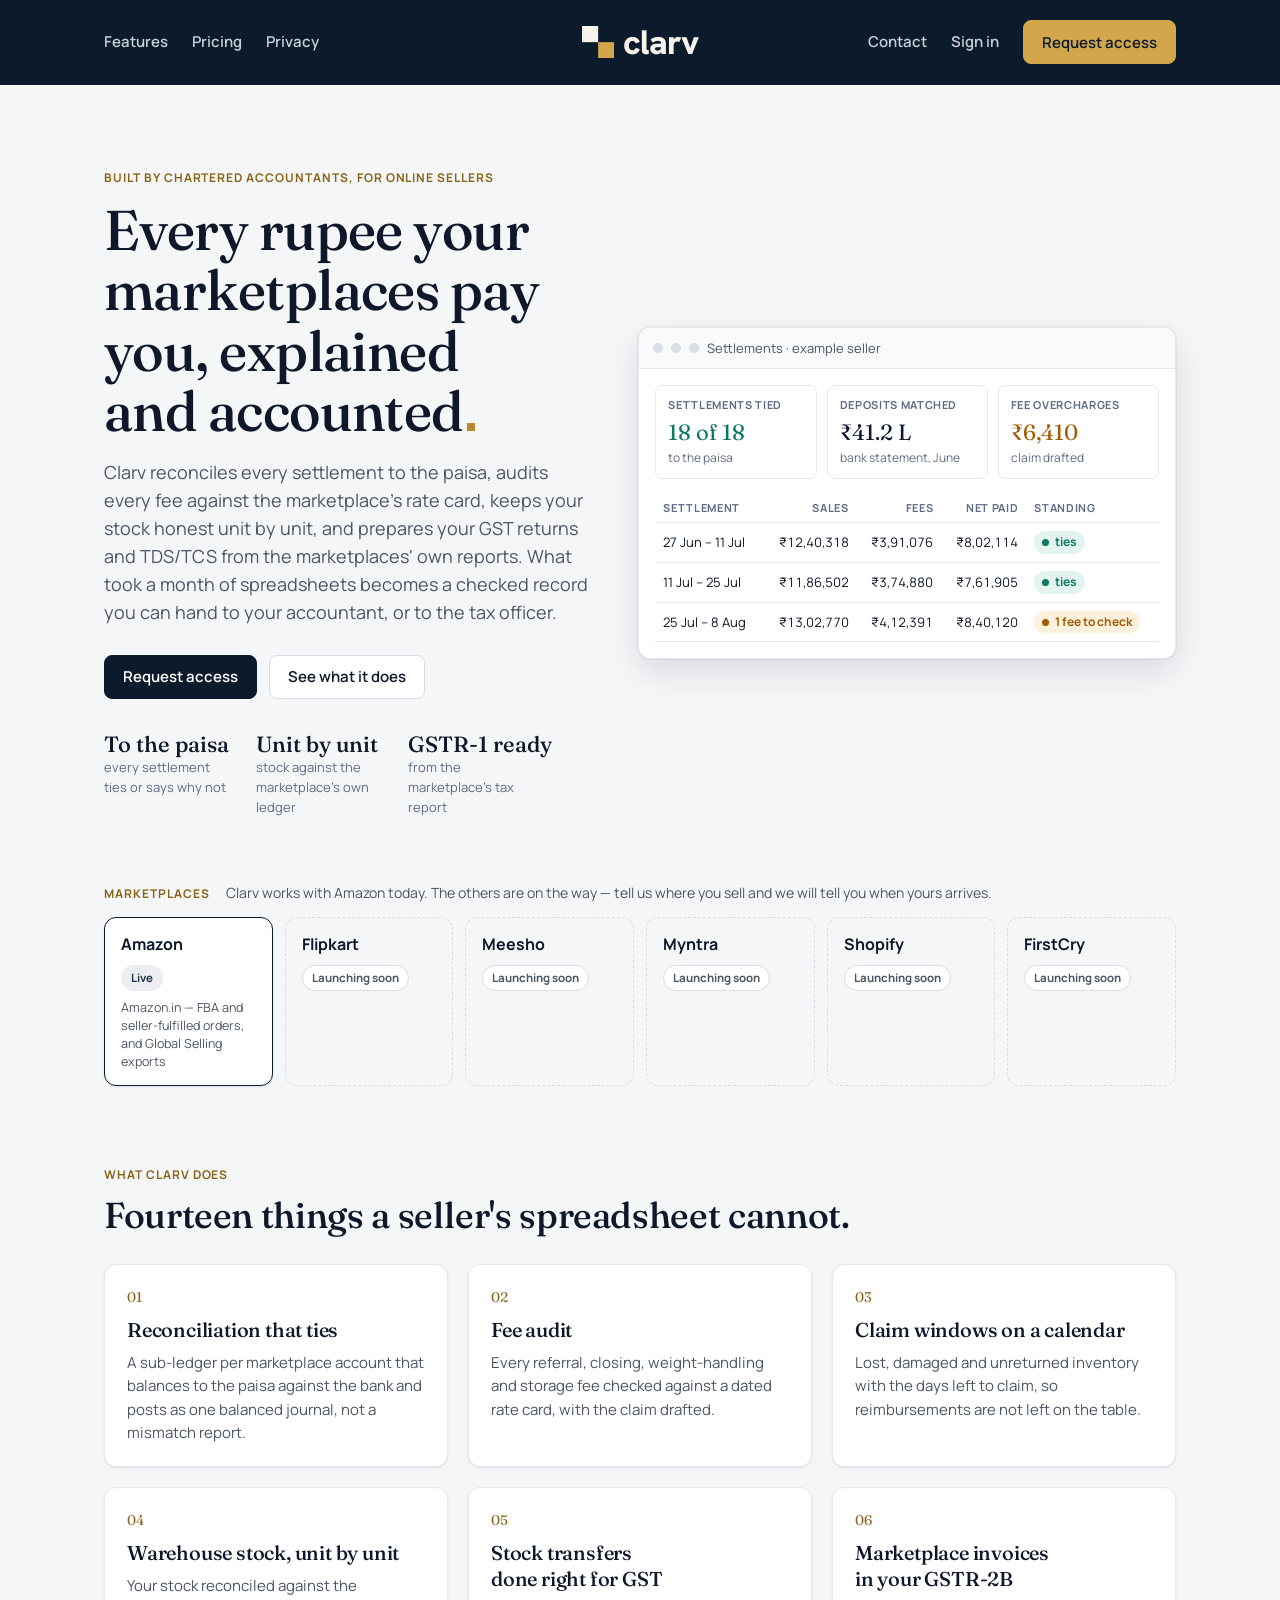
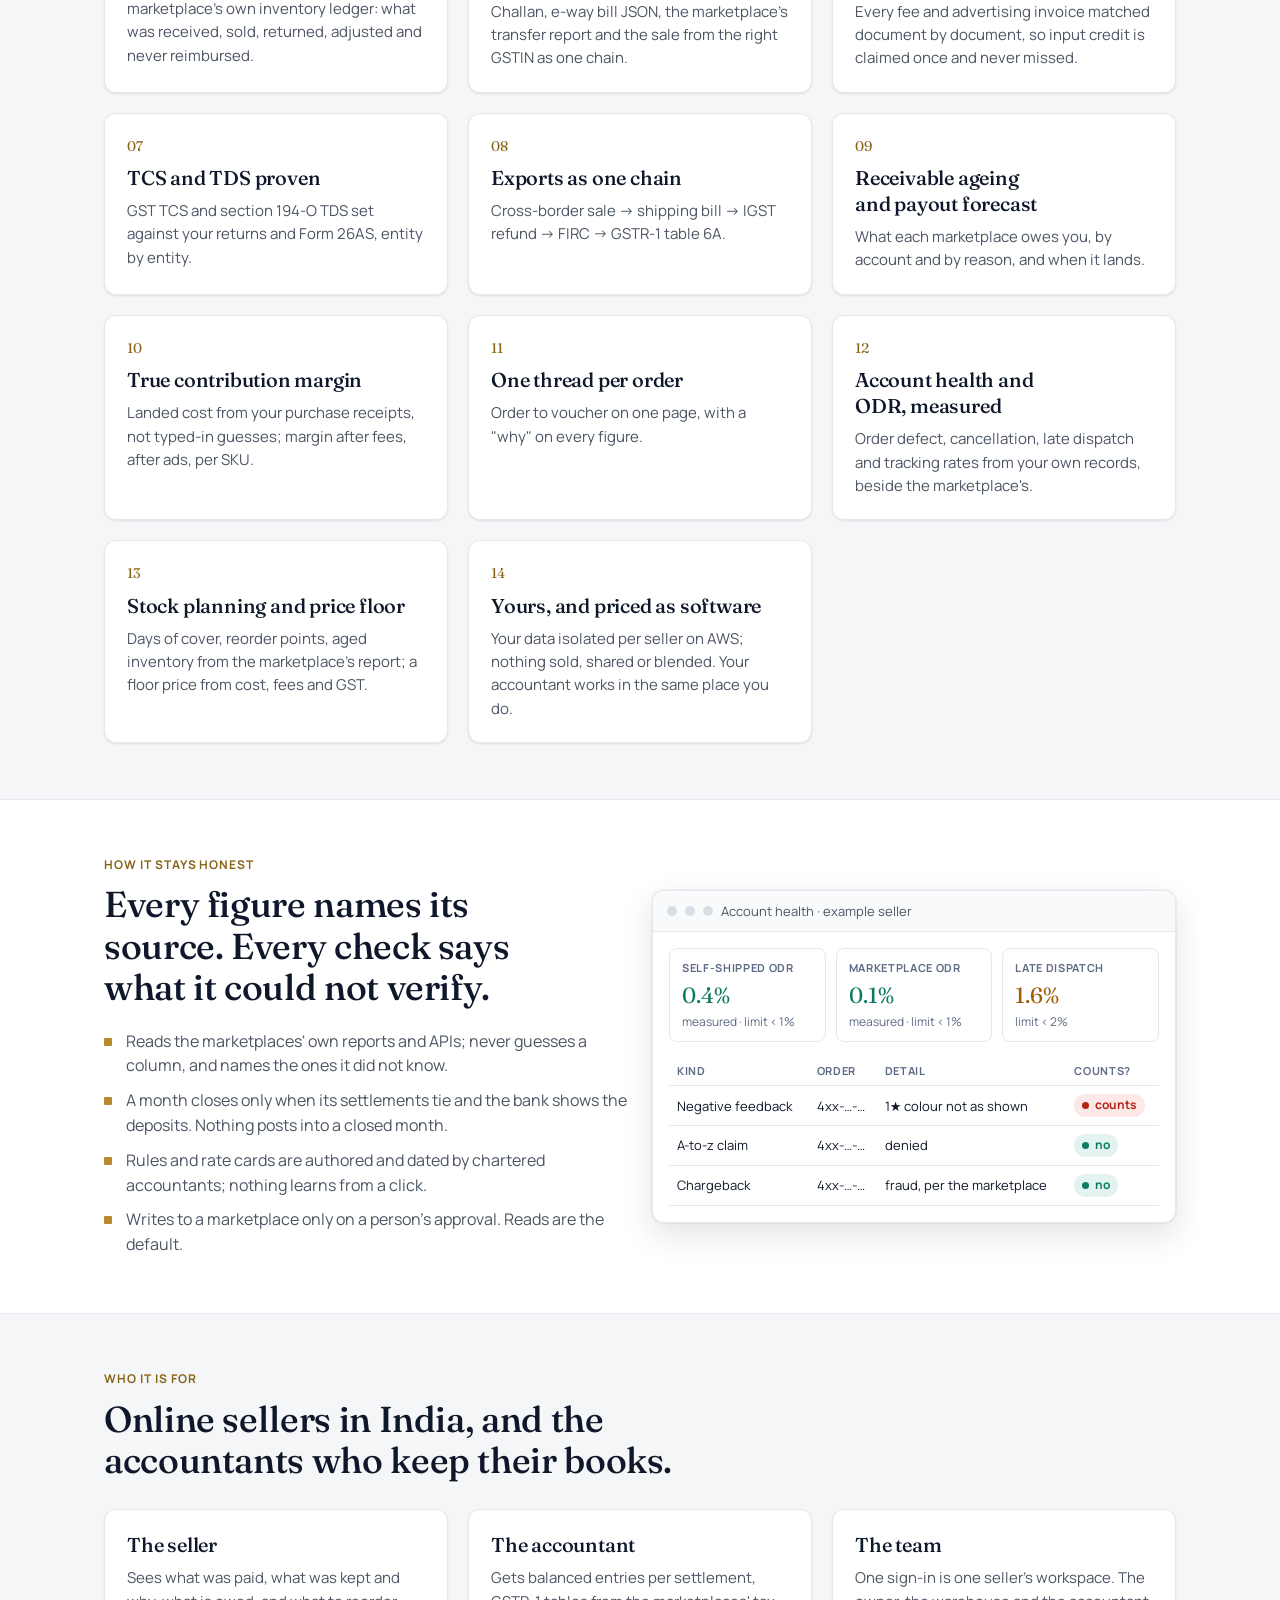
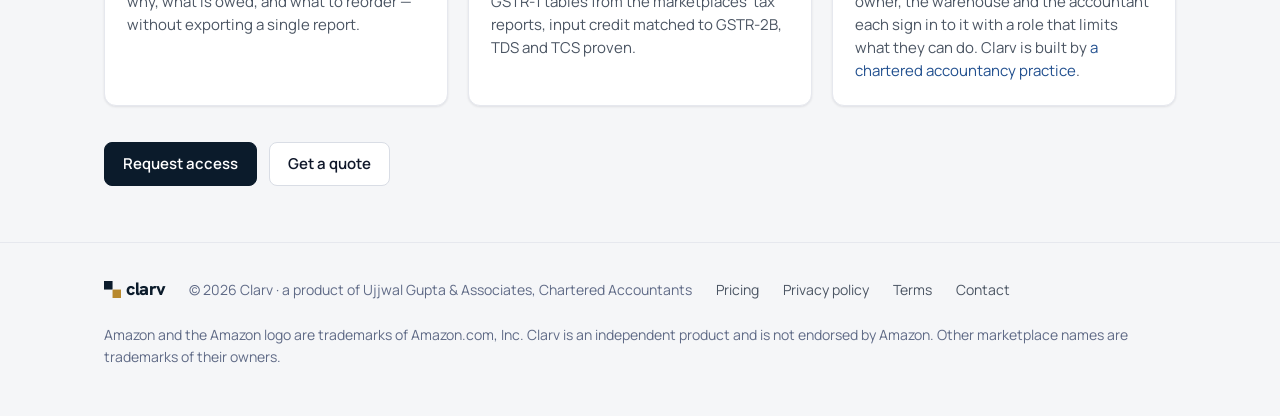
<file: index.html>
<!doctype html>
<html lang="en">
<head>
<meta charset="utf-8" />
<meta name="viewport" content="width=device-width, initial-scale=1" />
<title>Clarv — operations and accounting for e-commerce sellers in India</title>
<meta name="description" content="Clarv reconciles what your marketplaces pay you to the paisa, audits every fee, keeps your stock honest and prepares your GST and TDS from the marketplaces' own reports. Live on Amazon, more marketplaces launching soon. Built by chartered accountants." />
<link rel="icon" href="logo.svg?v=20261004d" type="image/svg+xml" />
<link rel="preconnect" href="https://fonts.googleapis.com" /><link rel="preconnect" href="https://fonts.gstatic.com" crossorigin />
<link rel="stylesheet" href="https://fonts.googleapis.com/css2?family=Fraunces:opsz,wght@9..144,400;9..144,500;9..144,600&family=Hanken+Grotesk:wght@800&family=Manrope:wght@400;500;600;700;800&display=swap" />
<link rel="stylesheet" href="style.css?v=20261004d" />
</head>
<body>
<header class="top"><div class="wrap">
  <nav class="nav nav-l" aria-label="Site"><a href="/#features">Features</a><a href="pricing.html">Pricing</a><a href="privacy.html">Privacy</a></nav>
  <a class="brand" href="/" aria-label="Clarv — home"><svg viewBox="8 8 32 32" aria-hidden="true"><rect x="8" y="8" width="16" height="16" fill="currentColor"/><rect class="g" x="24" y="24" width="16" height="16" fill="#B8892E"/></svg><span>clarv</span></a>
  <nav class="nav nav-r" aria-label="Account"><a href="contact.html">Contact</a><a href="login.html">Sign in</a><a class="btn primary" href="contact.html">Request access</a></nav>
  <details class="mnav"><summary aria-label="Menu"><span class="burger"></span></summary><nav class="mnav-panel" aria-label="Menu"><a href="/#features">Features</a><a href="pricing.html">Pricing</a><a href="privacy.html">Privacy</a><a href="contact.html">Contact</a><a href="login.html">Sign in</a><a class="btn primary" href="contact.html">Request access</a></nav></details>
  <a class="m-signin" href="login.html">Sign in</a>
</div></header>

<main>
<div class="wrap hero">
  <div>
    <div class="eyebrow">Built by chartered accountants<span class="opt">, for online sellers</span></div>
    <h1 style="margin-top:12px">Every rupee your marketplaces pay you, explained and accounted<span class="stop" aria-hidden="true"></span></h1>
    <p class="lead" style="margin-top:18px">Clarv reconciles every settlement to the paisa, audits every fee against the marketplace's rate card, keeps your stock honest unit by unit, and prepares your GST returns and TDS/TCS from the marketplaces' own reports. What took a month of spreadsheets becomes a checked record you can hand to your accountant, or to the tax officer.</p>
    <div class="cta"><a class="btn primary" href="contact.html">Request access</a><a class="btn" href="#features">See what it does</a></div>
    <div class="facts"><div class="fact"><b>To the paisa</b><span>every settlement ties or says why not</span></div><div class="fact"><b>Unit by unit</b><span>stock against the marketplace's own ledger</span></div><div class="fact"><b>GSTR-1 ready</b><span>from the marketplace's tax report</span></div></div>
  </div>
  <div class="panel" aria-label="A Clarv settlement screen, with example figures">
    <div class="bar"><i></i><i></i><i></i><span>Settlements · example seller</span></div>
    <div class="body">
      <div class="tiles"><div class="tile good"><div class="k">Settlements tied</div><div class="v">18 of 18</div><div class="s">to the paisa</div></div><div class="tile"><div class="k">Deposits matched</div><div class="v">₹41.2 L</div><div class="s">bank statement, June</div></div><div class="tile warn"><div class="k">Fee overcharges</div><div class="v">₹6,410</div><div class="s">claim drafted</div></div></div>
      <table class="t"><thead><tr><th>Settlement</th><th class="num o">Sales</th><th class="num o">Fees</th><th class="num">Net paid</th><th>Standing</th></tr></thead>
      <tbody><tr><td>27 Jun – 11 Jul</td><td class="num o">₹12,40,318</td><td class="num o">₹3,91,076</td><td class="num">₹8,02,114</td><td><span class="st good">ties</span></td></tr><tr><td>11 Jul – 25 Jul</td><td class="num o">₹11,86,502</td><td class="num o">₹3,74,880</td><td class="num">₹7,61,905</td><td><span class="st good">ties</span></td></tr><tr><td>25 Jul – 8 Aug</td><td class="num o">₹13,02,770</td><td class="num o">₹4,12,391</td><td class="num">₹8,40,120</td><td><span class="st warn">1 fee to check</span></td></tr></tbody></table>
    </div>
  </div>
</div>

<section class="markets" aria-labelledby="mk-h"><div class="wrap">
  <div class="mk-head"><div class="eyebrow" id="mk-h">Marketplaces</div><p class="small">Clarv works with Amazon today. The others are on the way — tell us where you sell and we will tell you when yours arrives.</p></div>
  <div class="mk-row">
    <div class="mk live"><b>Amazon</b><span class="chip">Live</span><small>Amazon.in — FBA and seller-fulfilled orders, and Global Selling exports</small></div>
    <div class="mk soon"><b>Flipkart</b><span class="chip">Launching soon</span></div>
    <div class="mk soon"><b>Meesho</b><span class="chip">Launching soon</span></div>
    <div class="mk soon"><b>Myntra</b><span class="chip">Launching soon</span></div>
    <div class="mk soon"><b>Shopify</b><span class="chip">Launching soon</span></div>
    <div class="mk soon"><b>FirstCry</b><span class="chip">Launching soon</span></div>
  </div>
</div></section>

<section id="features"><div class="wrap">
  <div class="eyebrow">What Clarv does</div>
  <h2 style="margin-top:10px">Fourteen things a seller's spreadsheet cannot.</h2>
  <div class="grid3">
    <div class="card"><div class="n">01</div><h3>Reconciliation that ties</h3><p>A sub-ledger per marketplace account that balances to the paisa against the bank and posts as one balanced journal, not a mismatch report.</p></div>
    <div class="card"><div class="n">02</div><h3>Fee audit</h3><p>Every referral, closing, weight-handling and storage fee checked against a dated rate card, with the claim drafted.</p></div>
    <div class="card"><div class="n">03</div><h3>Claim windows on a calendar</h3><p>Lost, damaged and unreturned inventory with the days left to claim, so reimbursements are not left on the table.</p></div>
    <div class="card"><div class="n">04</div><h3>Warehouse stock, unit by unit</h3><p>Your stock reconciled against the marketplace's own inventory ledger: what was received, sold, returned, adjusted and never reimbursed.</p></div>
    <div class="card"><div class="n">05</div><h3>Stock transfers done right for GST</h3><p>Challan, e-way bill JSON, the marketplace's transfer report and the sale from the right GSTIN as one chain.</p></div>
    <div class="card"><div class="n">06</div><h3>Marketplace invoices in your GSTR-2B</h3><p>Every fee and advertising invoice matched document by document, so input credit is claimed once and never missed.</p></div>
    <div class="card"><div class="n">07</div><h3>TCS and TDS proven</h3><p>GST TCS and section 194-O TDS set against your returns and Form 26AS, entity by entity.</p></div>
    <div class="card"><div class="n">08</div><h3>Exports as one chain</h3><p>Cross-border sale → shipping bill → IGST refund → FIRC → GSTR-1 table 6A.</p></div>
    <div class="card"><div class="n">09</div><h3>Receivable ageing and payout forecast</h3><p>What each marketplace owes you, by account and by reason, and when it lands.</p></div>
    <div class="card"><div class="n">10</div><h3>True contribution margin</h3><p>Landed cost from your purchase receipts, not typed-in guesses; margin after fees, after ads, per SKU.</p></div>
    <div class="card"><div class="n">11</div><h3>One thread per order</h3><p>Order to voucher on one page, with a "why" on every figure.</p></div>
    <div class="card"><div class="n">12</div><h3>Account health and ODR, measured</h3><p>Order defect, cancellation, late dispatch and tracking rates from your own records, beside the marketplace's.</p></div>
    <div class="card"><div class="n">13</div><h3>Stock planning and price floor</h3><p>Days of cover, reorder points, aged inventory from the marketplace's report; a floor price from cost, fees and GST.</p></div>
    <div class="card"><div class="n">14</div><h3>Yours, and priced as software</h3><p>Your data isolated per seller on AWS; nothing sold, shared or blended. Your accountant works in the same place you do.</p></div>
  </div>
</div></section>

<section class="alt"><div class="wrap grid2" style="margin-top:0;align-items:center">
  <div>
    <div class="eyebrow">How it stays honest</div>
    <h2 style="margin-top:10px">Every figure names its source. Every check says what it could not verify.</h2>
    <ul class="rule-list">
      <li>Reads the marketplaces' own reports and APIs; never guesses a column, and names the ones it did not know.</li>
      <li>A month closes only when its settlements tie and the bank shows the deposits. Nothing posts into a closed month.</li>
      <li>Rules and rate cards are authored and dated by chartered accountants; nothing learns from a click.</li>
      <li>Writes to a marketplace only on a person's approval. Reads are the default.</li>
    </ul>
  </div>
  <div class="panel" aria-label="A Clarv account health screen, with example figures">
    <div class="bar"><i></i><i></i><i></i><span>Account health · example seller</span></div>
    <div class="body">
      <div class="tiles"><div class="tile good"><div class="k">Self-shipped ODR</div><div class="v">0.4%</div><div class="s">measured · limit &lt; 1%</div></div><div class="tile good"><div class="k">Marketplace ODR</div><div class="v">0.1%</div><div class="s">measured · limit &lt; 1%</div></div><div class="tile warn"><div class="k">Late dispatch</div><div class="v">1.6%</div><div class="s">limit &lt; 2%</div></div></div>
      <table class="t"><thead><tr><th>Kind</th><th class="o">Order</th><th>Detail</th><th>Counts?</th></tr></thead>
      <tbody><tr><td>Negative feedback</td><td class="o">4xx-…-…</td><td>1★ colour not as shown</td><td><span class="st bad">counts</span></td></tr><tr><td>A-to-z claim</td><td class="o">4xx-…-…</td><td>denied</td><td><span class="st good">no</span></td></tr><tr><td>Chargeback</td><td class="o">4xx-…-…</td><td>fraud, per the marketplace</td><td><span class="st good">no</span></td></tr></tbody></table>
    </div>
  </div>
</div></section>

<section><div class="wrap">
  <div class="eyebrow">Who it is for</div>
  <h2 style="margin-top:10px">Online sellers in India, and the accountants who keep their books.</h2>
  <div class="grid3">
    <div class="card"><h3>The seller</h3><p>Sees what was paid, what was kept and why, what is owed, and what to reorder — without exporting a single report.</p></div>
    <div class="card"><h3>The accountant</h3><p>Gets balanced entries per settlement, GSTR-1 tables from the marketplaces' tax reports, input credit matched to GSTR-2B, TDS and TCS proven.</p></div>
    <div class="card"><h3>The team</h3><p>One sign-in is one seller's workspace. The owner, the warehouse and the accountant each sign in to it with a role that limits what they can do. Clarv is built by <a href="contact.html">a chartered accountancy practice</a>.</p></div>
  </div>
  <div style="margin-top:36px;display:flex;gap:12px;flex-wrap:wrap"><a class="btn primary" href="contact.html">Request access</a><a class="btn" href="pricing.html">Get a quote</a></div>
</div></section>
</main>

<footer><div class="wrap"><a class="foot-brand" href="/" aria-label="Clarv — home"><svg viewBox="8 8 32 32" aria-hidden="true"><rect x="8" y="8" width="16" height="16" fill="currentColor"/><rect class="g" x="24" y="24" width="16" height="16" fill="#B8892E"/></svg><span>clarv</span></a><span>© 2026 Clarv · a product of Ujjwal Gupta &amp; Associates, Chartered Accountants</span><a href="pricing.html">Pricing</a><a href="privacy.html">Privacy policy</a><a href="terms.html">Terms</a><a href="contact.html">Contact</a><span class="sp">Amazon and the Amazon logo are trademarks of Amazon.com, Inc. Clarv is an independent product and is not endorsed by Amazon. Other marketplace names are trademarks of their owners.</span></div></footer>
<script>document.querySelectorAll(".mnav-panel a").forEach(function (a) { a.addEventListener("click", function () { a.closest("details").removeAttribute("open"); }); });</script>
</body>
</html>
</file>
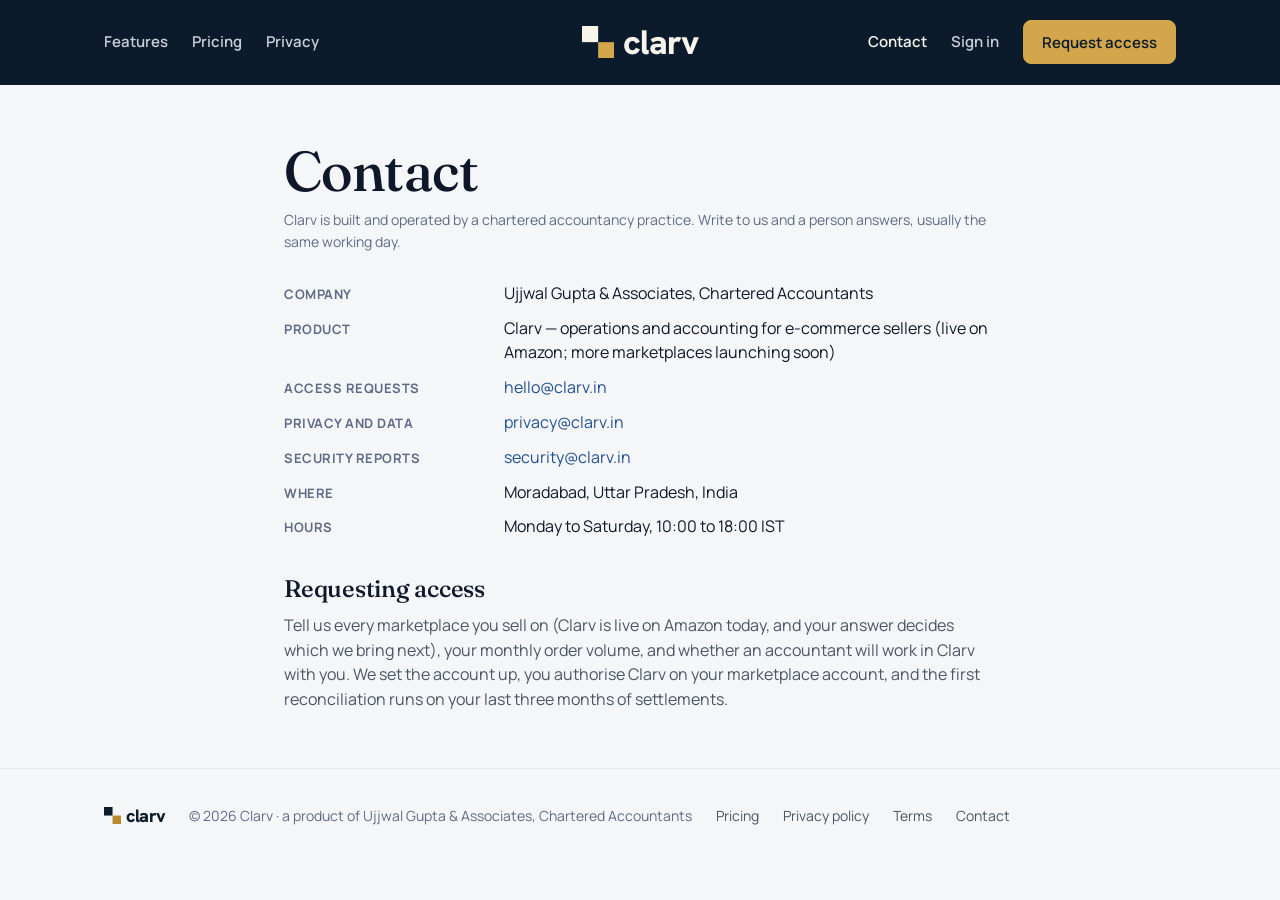
<file: contact.html>
<!doctype html>
<html lang="en">
<head>
<meta charset="utf-8" /><meta name="viewport" content="width=device-width, initial-scale=1" />
<title>Contact — Clarv</title>
<link rel="icon" href="logo.svg?v=20261004d" type="image/svg+xml" />
<link rel="preconnect" href="https://fonts.googleapis.com" /><link rel="preconnect" href="https://fonts.gstatic.com" crossorigin />
<link rel="stylesheet" href="https://fonts.googleapis.com/css2?family=Fraunces:opsz,wght@9..144,400;9..144,500;9..144,600&family=Hanken+Grotesk:wght@800&family=Manrope:wght@400;500;600;700;800&display=swap" />
<link rel="stylesheet" href="style.css?v=20261004d" />
</head>
<body>
<header class="top"><div class="wrap">
  <nav class="nav nav-l" aria-label="Site"><a href="/#features">Features</a><a href="pricing.html">Pricing</a><a href="privacy.html">Privacy</a></nav>
  <a class="brand" href="/" aria-label="Clarv — home"><svg viewBox="8 8 32 32" aria-hidden="true"><rect x="8" y="8" width="16" height="16" fill="currentColor"/><rect class="g" x="24" y="24" width="16" height="16" fill="#B8892E"/></svg><span>clarv</span></a>
  <nav class="nav nav-r" aria-label="Account"><a class="on" href="contact.html">Contact</a><a href="login.html">Sign in</a><a class="btn primary" href="contact.html">Request access</a></nav>
  <details class="mnav"><summary aria-label="Menu"><span class="burger"></span></summary><nav class="mnav-panel" aria-label="Menu"><a href="/#features">Features</a><a href="pricing.html">Pricing</a><a href="privacy.html">Privacy</a><a class="on" href="contact.html">Contact</a><a href="login.html">Sign in</a><a class="btn primary" href="contact.html">Request access</a></nav></details>
  <a class="m-signin" href="login.html">Sign in</a>
</div></header>
<main><section><div class="wrap prose">
  <h1>Contact</h1>
  <p class="meta">Clarv is built and operated by a chartered accountancy practice. Write to us and a person answers, usually the same working day.</p>
  <dl class="facts">
    <dt>Company</dt><dd>Ujjwal Gupta &amp; Associates, Chartered Accountants</dd>
    <dt>Product</dt><dd>Clarv — operations and accounting for e-commerce sellers (live on Amazon; more marketplaces launching soon)</dd>
    <dt>Access requests</dt><dd><a href="mailto:hello@clarv.in">hello@clarv.in</a></dd>
    <dt>Privacy and data</dt><dd><a href="mailto:privacy@clarv.in">privacy@clarv.in</a></dd>
    <dt>Security reports</dt><dd><a href="mailto:security@clarv.in">security@clarv.in</a></dd>
    <dt>Where</dt><dd>Moradabad, Uttar Pradesh, India</dd>
    <dt>Hours</dt><dd>Monday to Saturday, 10:00 to 18:00 IST</dd>
  </dl>
  <h2>Requesting access</h2>
  <p>Tell us every marketplace you sell on (Clarv is live on Amazon today, and your answer decides which we bring next), your monthly order volume, and whether an accountant will work in Clarv with you. We set the account up, you authorise Clarv on your marketplace account, and the first reconciliation runs on your last three months of settlements.</p>
</div></section></main>
<footer><div class="wrap"><a class="foot-brand" href="/" aria-label="Clarv — home"><svg viewBox="8 8 32 32" aria-hidden="true"><rect x="8" y="8" width="16" height="16" fill="currentColor"/><rect class="g" x="24" y="24" width="16" height="16" fill="#B8892E"/></svg><span>clarv</span></a><span>© 2026 Clarv · a product of Ujjwal Gupta &amp; Associates, Chartered Accountants</span><a href="pricing.html">Pricing</a><a href="privacy.html">Privacy policy</a><a href="terms.html">Terms</a><a href="contact.html">Contact</a></div></footer>
<script>document.querySelectorAll(".mnav-panel a").forEach(function (a) { a.addEventListener("click", function () { a.closest("details").removeAttribute("open"); }); });</script>
</body>
</html>
</file>
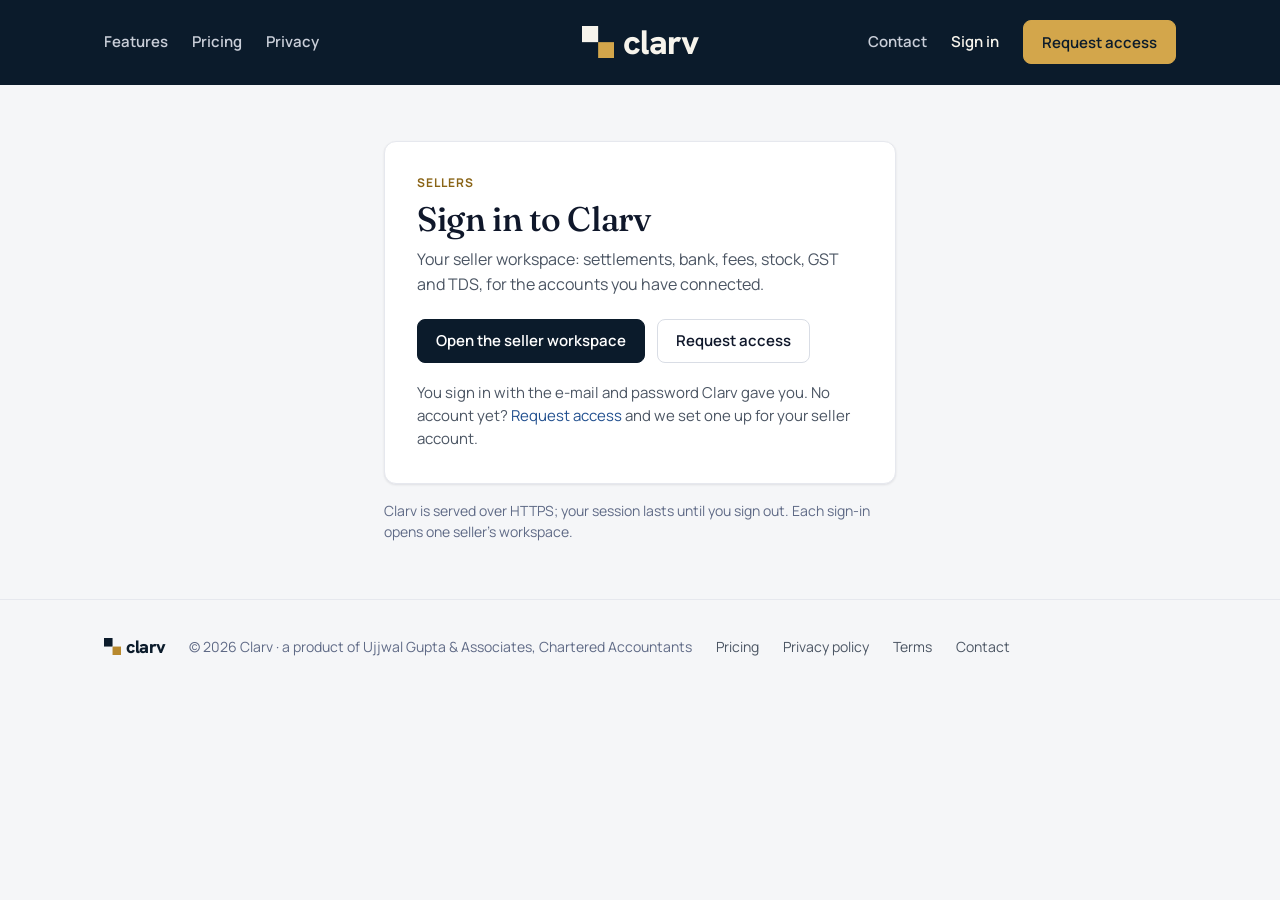
<file: login.html>
<!doctype html>
<html lang="en">
<head>
<meta charset="utf-8" /><meta name="viewport" content="width=device-width, initial-scale=1" />
<title>Sign in — Clarv</title>
<meta name="robots" content="noindex" />
<link rel="icon" href="logo.svg?v=20261004d" type="image/svg+xml" />
<link rel="preconnect" href="https://fonts.googleapis.com" /><link rel="preconnect" href="https://fonts.gstatic.com" crossorigin />
<link rel="stylesheet" href="https://fonts.googleapis.com/css2?family=Fraunces:opsz,wght@9..144,400;9..144,500;9..144,600&family=Hanken+Grotesk:wght@800&family=Manrope:wght@400;500;600;700;800&display=swap" />
<link rel="stylesheet" href="style.css?v=20261004d" />
</head>
<body>
<header class="top"><div class="wrap">
  <nav class="nav nav-l" aria-label="Site"><a href="/#features">Features</a><a href="pricing.html">Pricing</a><a href="privacy.html">Privacy</a></nav>
  <a class="brand" href="/" aria-label="Clarv — home"><svg viewBox="8 8 32 32" aria-hidden="true"><rect x="8" y="8" width="16" height="16" fill="currentColor"/><rect class="g" x="24" y="24" width="16" height="16" fill="#B8892E"/></svg><span>clarv</span></a>
  <nav class="nav nav-r" aria-label="Account"><a href="contact.html">Contact</a><a class="on" href="login.html">Sign in</a><a class="btn primary" href="contact.html">Request access</a></nav>
  <details class="mnav"><summary aria-label="Menu"><span class="burger"></span></summary><nav class="mnav-panel" aria-label="Menu"><a href="/#features">Features</a><a href="pricing.html">Pricing</a><a href="privacy.html">Privacy</a><a href="contact.html">Contact</a><a class="on" href="login.html">Sign in</a><a class="btn primary" href="contact.html">Request access</a></nav></details>
  <a class="m-signin" href="login.html">Sign in</a>
</div></header>
<main><section><div class="wrap" style="max-width:560px">
  <div class="card" style="padding:32px">
    <div class="eyebrow">Sellers</div>
    <h1 style="font-size:34px;margin-top:8px">Sign in to Clarv</h1>
    <p class="lead" style="font-size:16px;margin-top:10px">Your seller workspace: settlements, bank, fees, stock, GST and TDS, for the accounts you have connected.</p>
    <div class="cta" style="display:flex;gap:12px;margin-top:22px;flex-wrap:wrap">
      <a class="btn primary" id="signin" href="https://app.clarv.in/">Open the seller workspace</a>
      <a class="btn" href="pricing.html">Request access</a>
    </div>
    <p class="small muted" style="margin-top:18px">You sign in with the e-mail and password Clarv gave you. No account yet? <a href="pricing.html">Request access</a> and we set one up for your seller account.</p>
  </div>
  <p class="small muted" style="margin-top:16px">Clarv is served over HTTPS; your session lasts until you sign out. Each sign-in opens one seller's workspace.</p>
</div></section></main>
<footer><div class="wrap"><a class="foot-brand" href="/" aria-label="Clarv — home"><svg viewBox="8 8 32 32" aria-hidden="true"><rect x="8" y="8" width="16" height="16" fill="currentColor"/><rect class="g" x="24" y="24" width="16" height="16" fill="#B8892E"/></svg><span>clarv</span></a><span>© 2026 Clarv · a product of Ujjwal Gupta &amp; Associates, Chartered Accountants</span><a href="pricing.html">Pricing</a><a href="privacy.html">Privacy policy</a><a href="terms.html">Terms</a><a href="contact.html">Contact</a></div></footer>
<script>document.querySelectorAll(".mnav-panel a").forEach(function (a) { a.addEventListener("click", function () { a.closest("details").removeAttribute("open"); }); });</script>
</body>
</html>
</file>
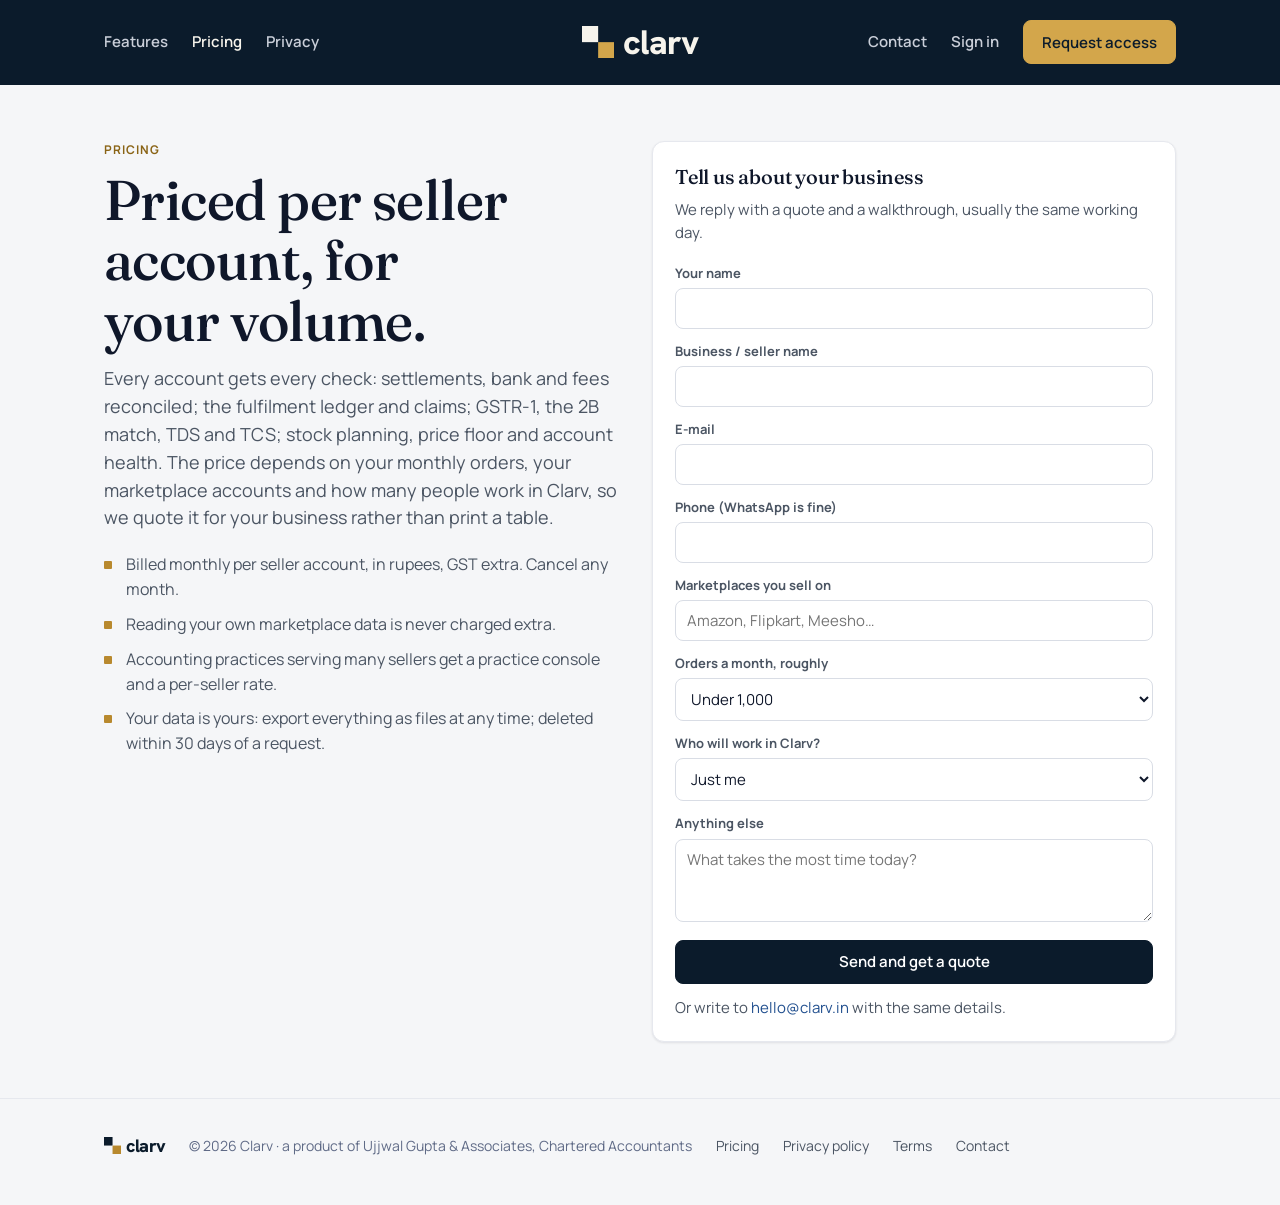
<file: pricing.html>
<!doctype html>
<html lang="en">
<head>
<meta charset="utf-8" /><meta name="viewport" content="width=device-width, initial-scale=1" />
<title>Pricing — Clarv</title>
<meta name="description" content="Clarv is priced per seller account for your volume. Tell us about your business and we will send you a quote." />
<link rel="icon" href="logo.svg?v=20261004d" type="image/svg+xml" />
<link rel="preconnect" href="https://fonts.googleapis.com" /><link rel="preconnect" href="https://fonts.gstatic.com" crossorigin />
<link rel="stylesheet" href="https://fonts.googleapis.com/css2?family=Fraunces:opsz,wght@9..144,400;9..144,500;9..144,600&family=Hanken+Grotesk:wght@800&family=Manrope:wght@400;500;600;700;800&display=swap" />
<link rel="stylesheet" href="style.css?v=20261004d" />
</head>
<body>
<header class="top"><div class="wrap">
  <nav class="nav nav-l" aria-label="Site"><a href="/#features">Features</a><a class="on" href="pricing.html">Pricing</a><a href="privacy.html">Privacy</a></nav>
  <a class="brand" href="/" aria-label="Clarv — home"><svg viewBox="8 8 32 32" aria-hidden="true"><rect x="8" y="8" width="16" height="16" fill="currentColor"/><rect class="g" x="24" y="24" width="16" height="16" fill="#B8892E"/></svg><span>clarv</span></a>
  <nav class="nav nav-r" aria-label="Account"><a href="contact.html">Contact</a><a href="login.html">Sign in</a><a class="btn primary" href="contact.html">Request access</a></nav>
  <details class="mnav"><summary aria-label="Menu"><span class="burger"></span></summary><nav class="mnav-panel" aria-label="Menu"><a href="/#features">Features</a><a class="on" href="pricing.html">Pricing</a><a href="privacy.html">Privacy</a><a href="contact.html">Contact</a><a href="login.html">Sign in</a><a class="btn primary" href="contact.html">Request access</a></nav></details>
  <a class="m-signin" href="login.html">Sign in</a>
</div></header>
<main><section><div class="wrap grid2" style="margin-top:0;align-items:start">
  <div>
    <div class="eyebrow">Pricing</div>
    <h1 style="margin-top:10px">Priced per seller account, for your volume.</h1>
    <p class="lead" style="margin-top:14px">Every account gets every check: settlements, bank and fees reconciled; the fulfilment ledger and claims; GSTR-1, the 2B match, TDS and TCS; stock planning, price floor and account health. The price depends on your monthly orders, your marketplace accounts and how many people work in Clarv, so we quote it for your business rather than print a table.</p>
    <ul class="rule-list">
      <li>Billed monthly per seller account, in rupees, GST extra. Cancel any month.</li>
      <li>Reading your own marketplace data is never charged extra.</li>
      <li>Accounting practices serving many sellers get a practice console and a per-seller rate.</li>
      <li>Your data is yours: export everything as files at any time; deleted within 30 days of a request.</li>
    </ul>
  </div>
  <div class="card" id="quote">
    <h3>Tell us about your business</h3>
    <p class="small muted" style="margin:6px 0 18px">We reply with a quote and a walkthrough, usually the same working day.</p>
    <form class="form" id="quoteForm" method="POST" action="" data-netlify="true" name="quote">
      <label>Your name<input name="name" required autocomplete="name" /></label>
      <label>Business / seller name<input name="business" required autocomplete="organization" /></label>
      <label>E-mail<input name="email" type="email" required autocomplete="email" /></label>
      <label>Phone (WhatsApp is fine)<input name="phone" type="tel" autocomplete="tel" /></label>
      <label>Marketplaces you sell on<input name="marketplaces" placeholder="Amazon, Flipkart, Meesho…" /></label>
      <label>Orders a month, roughly<select name="orders"><option>Under 1,000</option><option>1,000 – 5,000</option><option>5,000 – 20,000</option><option>20,000 – 50,000</option><option>Over 50,000</option></select></label>
      <label>Who will work in Clarv?<select name="who"><option>Just me</option><option>My team</option><option>My accountant and me</option><option>My team and my accountant</option></select></label>
      <label>Anything else<textarea name="notes" rows="3" placeholder="What takes the most time today?"></textarea></label>
      <button class="btn primary" type="submit">Send and get a quote</button>
      <p class="small muted" id="quoteNote">Or write to <a href="mailto:hello@clarv.in">hello@clarv.in</a> with the same details.</p>
    </form>
  </div>
</div></section></main>
<footer><div class="wrap"><a class="foot-brand" href="/" aria-label="Clarv — home"><svg viewBox="8 8 32 32" aria-hidden="true"><rect x="8" y="8" width="16" height="16" fill="currentColor"/><rect class="g" x="24" y="24" width="16" height="16" fill="#B8892E"/></svg><span>clarv</span></a><span>© 2026 Clarv · a product of Ujjwal Gupta &amp; Associates, Chartered Accountants</span><a href="pricing.html">Pricing</a><a href="privacy.html">Privacy policy</a><a href="terms.html">Terms</a><a href="contact.html">Contact</a></div></footer>
<script>
// Where the site is hosted on Netlify the form posts to Netlify Forms (data-netlify). Anywhere else, or if that post is
// refused, the details go by e-mail: the visitor's mail client opens with everything filled in, and nothing is lost.
(function () {
  var f = document.getElementById("quoteForm"), note = document.getElementById("quoteNote");
  var endpoint = f.getAttribute("data-endpoint");
  f.addEventListener("submit", function (e) {
    var d = new FormData(f), lines = [];
    d.forEach(function (v, k) { if (String(v).trim()) lines.push(k + ": " + v); });
    var mail = "mailto:hello@clarv.in?subject=" + encodeURIComponent("Quote request: " + (d.get("business") || d.get("name"))) + "&body=" + encodeURIComponent(lines.join("\n"));
    if (endpoint) {
      e.preventDefault();
      fetch(endpoint, { method: "POST", headers: { "content-type": "application/json" }, body: JSON.stringify(Object.fromEntries(d)) })
        .then(function (r) { if (!r.ok) throw new Error(); f.innerHTML = "<p><b>Thank you.</b> We have your details and will write back with a quote.</p>"; })
        .catch(function () { window.location.href = mail; });
      return;
    }
    if (!f.getAttribute("action") && !document.querySelector("input[name=form-name]")) { e.preventDefault(); window.location.href = mail; note.textContent = "Your mail client has opened with the details filled in; press send."; }
  });
})();
</script>
<script>document.querySelectorAll(".mnav-panel a").forEach(function (a) { a.addEventListener("click", function () { a.closest("details").removeAttribute("open"); }); });</script>
</body>
</html>
</file>
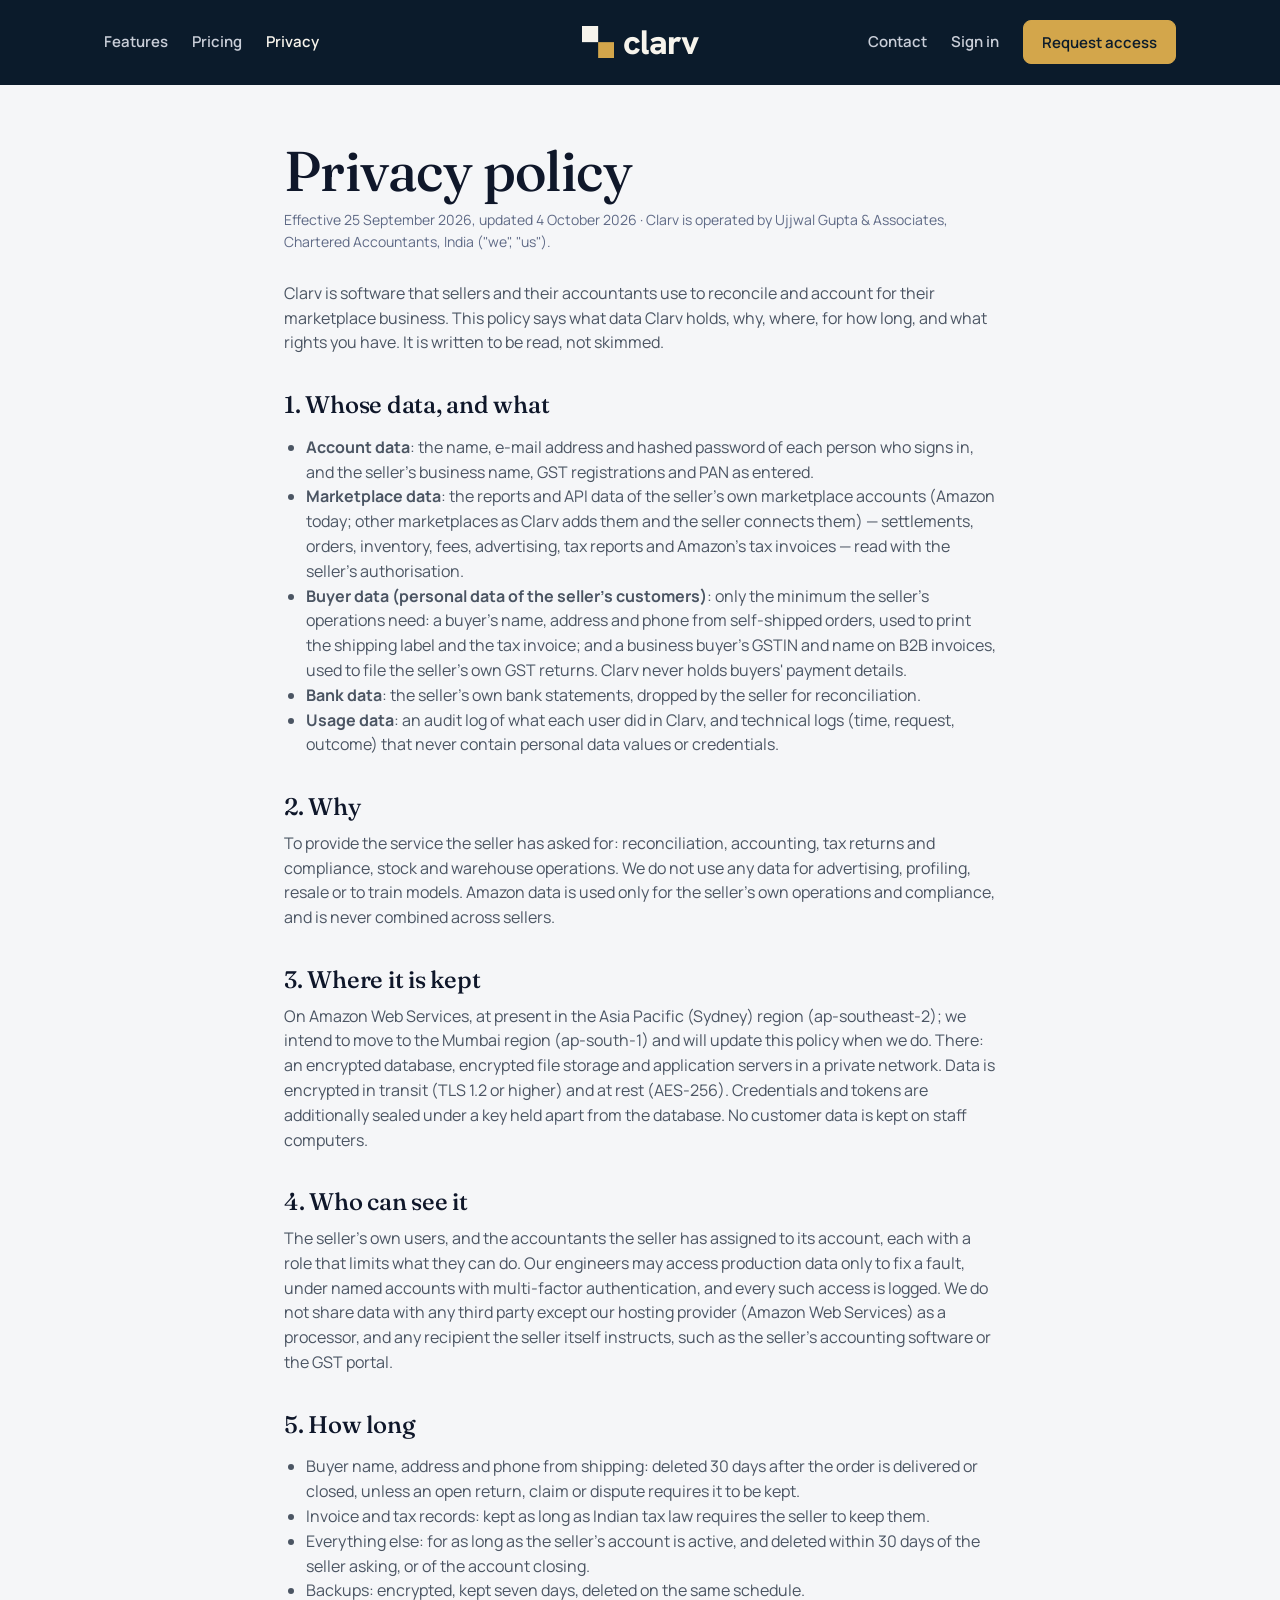
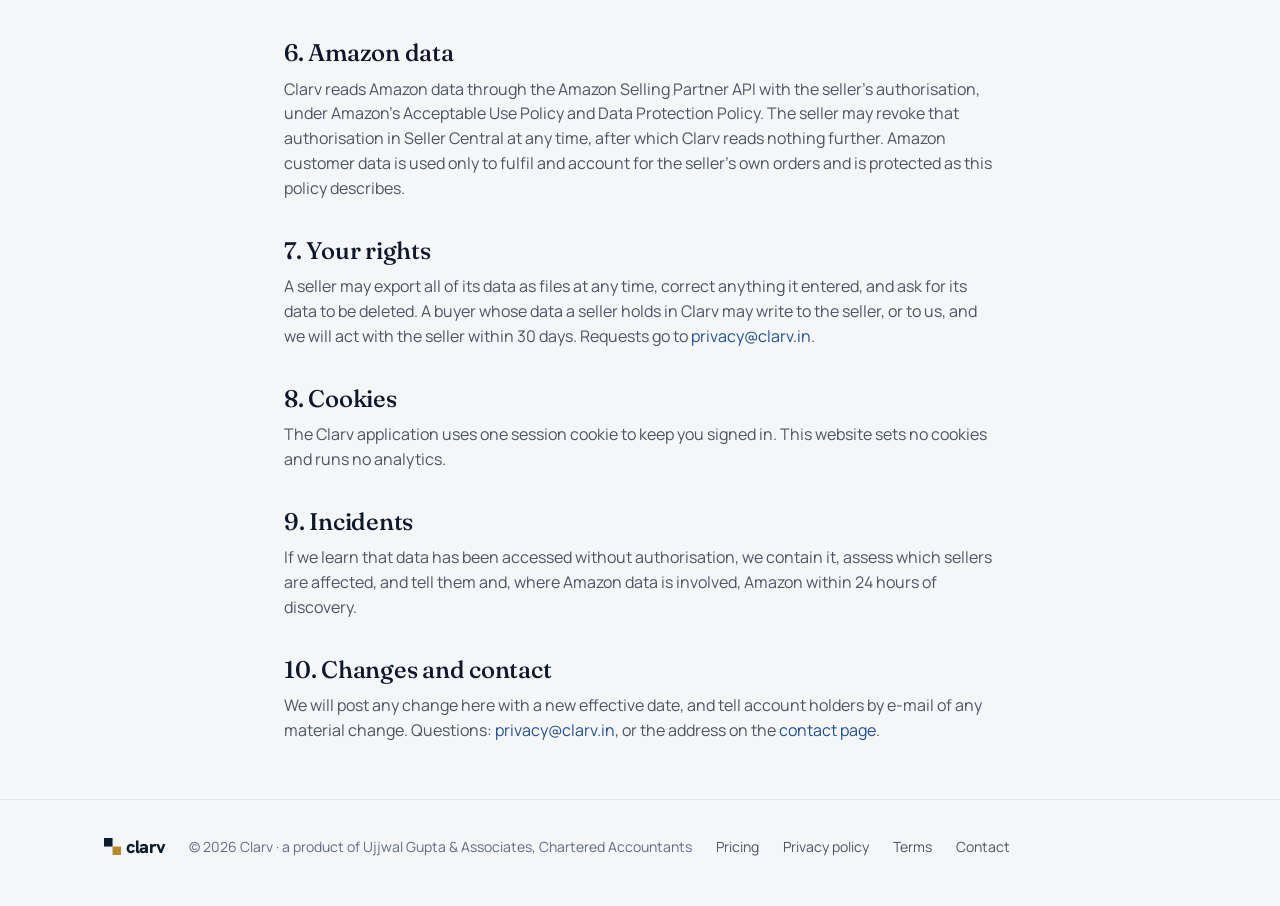
<file: privacy.html>
<!doctype html>
<html lang="en">
<head>
<meta charset="utf-8" /><meta name="viewport" content="width=device-width, initial-scale=1" />
<title>Privacy policy — Clarv</title>
<link rel="icon" href="logo.svg?v=20261004d" type="image/svg+xml" />
<link rel="preconnect" href="https://fonts.googleapis.com" /><link rel="preconnect" href="https://fonts.gstatic.com" crossorigin />
<link rel="stylesheet" href="https://fonts.googleapis.com/css2?family=Fraunces:opsz,wght@9..144,400;9..144,500;9..144,600&family=Hanken+Grotesk:wght@800&family=Manrope:wght@400;500;600;700;800&display=swap" />
<link rel="stylesheet" href="style.css?v=20261004d" />
</head>
<body>
<header class="top"><div class="wrap">
  <nav class="nav nav-l" aria-label="Site"><a href="/#features">Features</a><a href="pricing.html">Pricing</a><a class="on" href="privacy.html">Privacy</a></nav>
  <a class="brand" href="/" aria-label="Clarv — home"><svg viewBox="8 8 32 32" aria-hidden="true"><rect x="8" y="8" width="16" height="16" fill="currentColor"/><rect class="g" x="24" y="24" width="16" height="16" fill="#B8892E"/></svg><span>clarv</span></a>
  <nav class="nav nav-r" aria-label="Account"><a href="contact.html">Contact</a><a href="login.html">Sign in</a><a class="btn primary" href="contact.html">Request access</a></nav>
  <details class="mnav"><summary aria-label="Menu"><span class="burger"></span></summary><nav class="mnav-panel" aria-label="Menu"><a href="/#features">Features</a><a href="pricing.html">Pricing</a><a class="on" href="privacy.html">Privacy</a><a href="contact.html">Contact</a><a href="login.html">Sign in</a><a class="btn primary" href="contact.html">Request access</a></nav></details>
  <a class="m-signin" href="login.html">Sign in</a>
</div></header>
<main><section><div class="wrap prose">
  <h1>Privacy policy</h1>
  <p class="meta">Effective 25 September 2026, updated 4 October 2026 · Clarv is operated by Ujjwal Gupta &amp; Associates, Chartered Accountants, India ("we", "us").</p>
  <p>Clarv is software that sellers and their accountants use to reconcile and account for their marketplace business. This policy says what data Clarv holds, why, where, for how long, and what rights you have. It is written to be read, not skimmed.</p>

  <h2>1. Whose data, and what</h2>
  <ul>
    <li><b>Account data</b>: the name, e-mail address and hashed password of each person who signs in, and the seller's business name, GST registrations and PAN as entered.</li>
    <li><b>Marketplace data</b>: the reports and API data of the seller's own marketplace accounts (Amazon today; other marketplaces as Clarv adds them and the seller connects them) — settlements, orders, inventory, fees, advertising, tax reports and Amazon's tax invoices — read with the seller's authorisation.</li>
    <li><b>Buyer data (personal data of the seller's customers)</b>: only the minimum the seller's operations need: a buyer's name, address and phone from self-shipped orders, used to print the shipping label and the tax invoice; and a business buyer's GSTIN and name on B2B invoices, used to file the seller's own GST returns. Clarv never holds buyers' payment details.</li>
    <li><b>Bank data</b>: the seller's own bank statements, dropped by the seller for reconciliation.</li>
    <li><b>Usage data</b>: an audit log of what each user did in Clarv, and technical logs (time, request, outcome) that never contain personal data values or credentials.</li>
  </ul>

  <h2>2. Why</h2>
  <p>To provide the service the seller has asked for: reconciliation, accounting, tax returns and compliance, stock and warehouse operations. We do not use any data for advertising, profiling, resale or to train models. Amazon data is used only for the seller's own operations and compliance, and is never combined across sellers.</p>

  <h2>3. Where it is kept</h2>
  <p>On Amazon Web Services, at present in the Asia Pacific (Sydney) region (ap-southeast-2); we intend to move to the Mumbai region (ap-south-1) and will update this policy when we do. There: an encrypted database, encrypted file storage and application servers in a private network. Data is encrypted in transit (TLS 1.2 or higher) and at rest (AES-256). Credentials and tokens are additionally sealed under a key held apart from the database. No customer data is kept on staff computers.</p>

  <h2>4. Who can see it</h2>
  <p>The seller's own users, and the accountants the seller has assigned to its account, each with a role that limits what they can do. Our engineers may access production data only to fix a fault, under named accounts with multi-factor authentication, and every such access is logged. We do not share data with any third party except our hosting provider (Amazon Web Services) as a processor, and any recipient the seller itself instructs, such as the seller's accounting software or the GST portal.</p>

  <h2>5. How long</h2>
  <ul>
    <li>Buyer name, address and phone from shipping: deleted 30 days after the order is delivered or closed, unless an open return, claim or dispute requires it to be kept.</li>
    <li>Invoice and tax records: kept as long as Indian tax law requires the seller to keep them.</li>
    <li>Everything else: for as long as the seller's account is active, and deleted within 30 days of the seller asking, or of the account closing.</li>
    <li>Backups: encrypted, kept seven days, deleted on the same schedule.</li>
  </ul>

  <h2>6. Amazon data</h2>
  <p>Clarv reads Amazon data through the Amazon Selling Partner API with the seller's authorisation, under Amazon's Acceptable Use Policy and Data Protection Policy. The seller may revoke that authorisation in Seller Central at any time, after which Clarv reads nothing further. Amazon customer data is used only to fulfil and account for the seller's own orders and is protected as this policy describes.</p>

  <h2>7. Your rights</h2>
  <p>A seller may export all of its data as files at any time, correct anything it entered, and ask for its data to be deleted. A buyer whose data a seller holds in Clarv may write to the seller, or to us, and we will act with the seller within 30 days. Requests go to <a href="mailto:privacy@clarv.in">privacy@clarv.in</a>.</p>

  <h2>8. Cookies</h2>
  <p>The Clarv application uses one session cookie to keep you signed in. This website sets no cookies and runs no analytics.</p>

  <h2>9. Incidents</h2>
  <p>If we learn that data has been accessed without authorisation, we contain it, assess which sellers are affected, and tell them and, where Amazon data is involved, Amazon within 24 hours of discovery.</p>

  <h2>10. Changes and contact</h2>
  <p>We will post any change here with a new effective date, and tell account holders by e-mail of any material change. Questions: <a href="mailto:privacy@clarv.in">privacy@clarv.in</a>, or the address on the <a href="contact.html">contact page</a>.</p>
</div></section></main>
<footer><div class="wrap"><a class="foot-brand" href="/" aria-label="Clarv — home"><svg viewBox="8 8 32 32" aria-hidden="true"><rect x="8" y="8" width="16" height="16" fill="currentColor"/><rect class="g" x="24" y="24" width="16" height="16" fill="#B8892E"/></svg><span>clarv</span></a><span>© 2026 Clarv · a product of Ujjwal Gupta &amp; Associates, Chartered Accountants</span><a href="pricing.html">Pricing</a><a href="privacy.html">Privacy policy</a><a href="terms.html">Terms</a><a href="contact.html">Contact</a></div></footer>
<script>document.querySelectorAll(".mnav-panel a").forEach(function (a) { a.addEventListener("click", function () { a.closest("details").removeAttribute("open"); }); });</script>
</body>
</html>
</file>
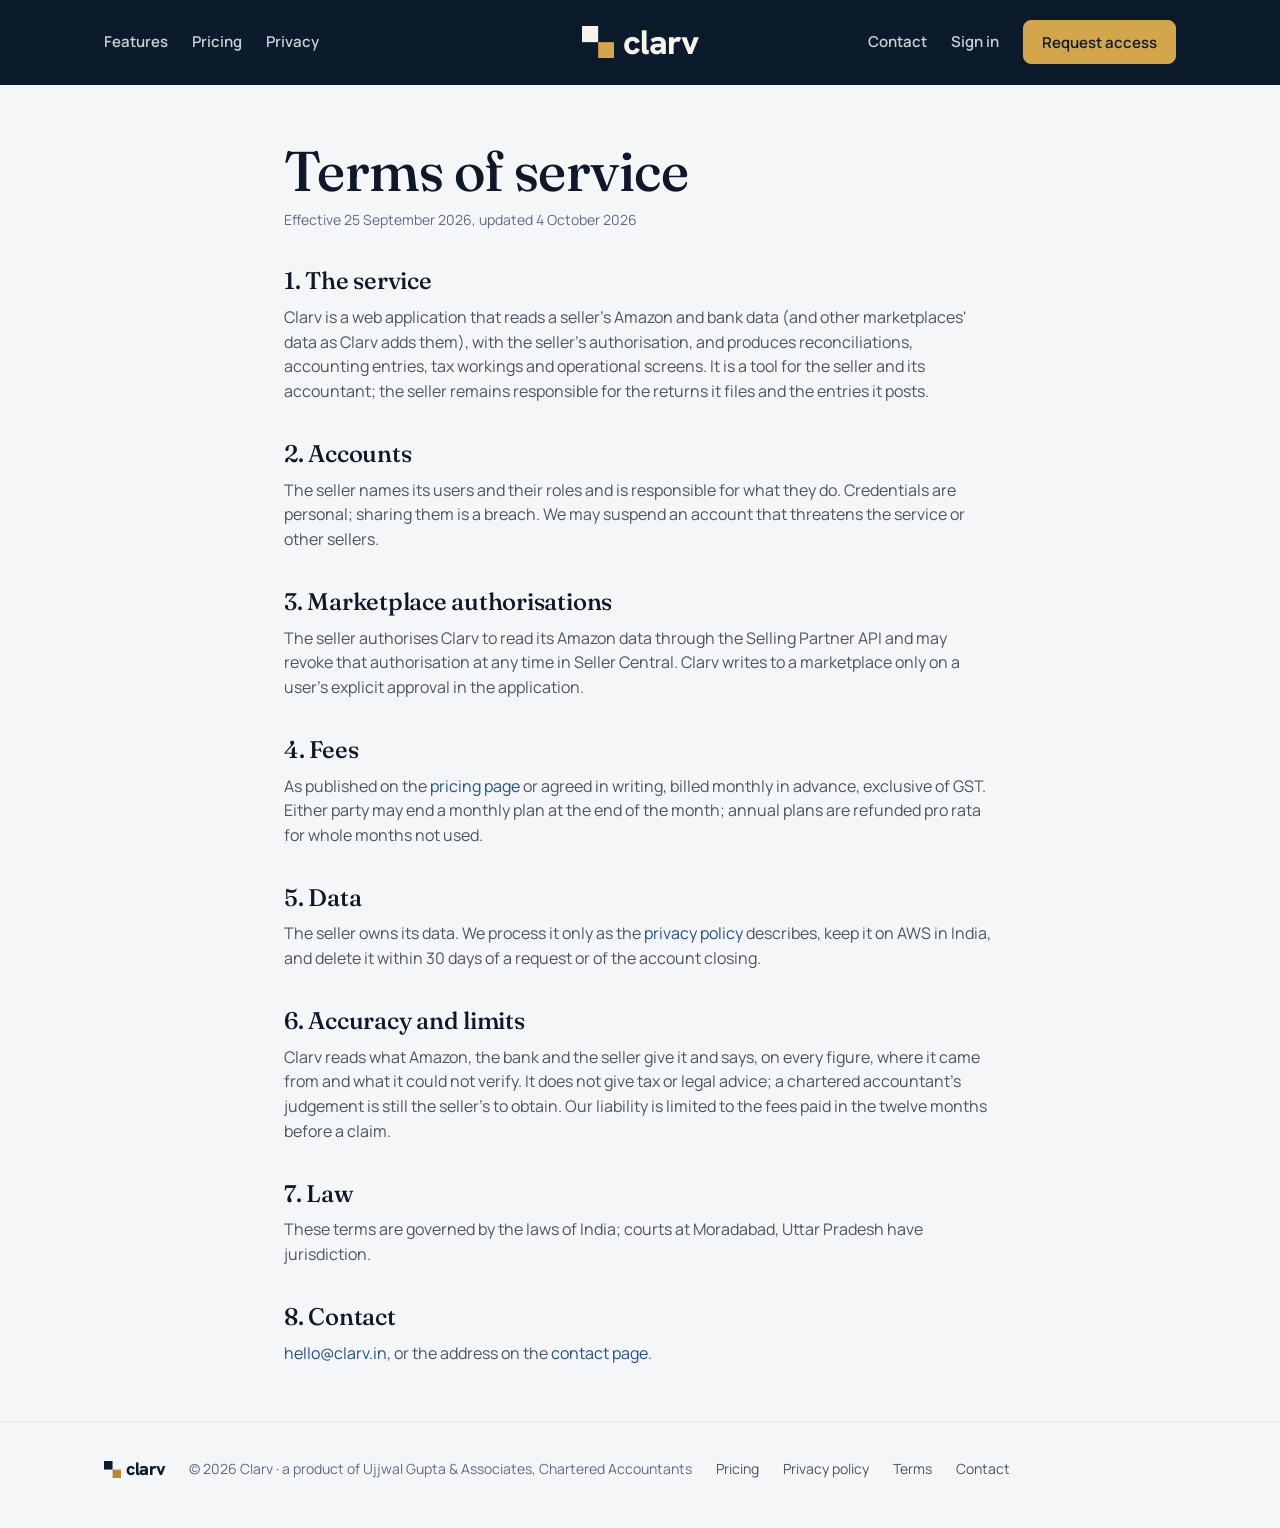
<file: terms.html>
<!doctype html>
<html lang="en">
<head>
<meta charset="utf-8" /><meta name="viewport" content="width=device-width, initial-scale=1" />
<title>Terms of service — Clarv</title>
<link rel="icon" href="logo.svg?v=20261004d" type="image/svg+xml" />
<link rel="preconnect" href="https://fonts.googleapis.com" /><link rel="preconnect" href="https://fonts.gstatic.com" crossorigin />
<link rel="stylesheet" href="https://fonts.googleapis.com/css2?family=Fraunces:opsz,wght@9..144,400;9..144,500;9..144,600&family=Hanken+Grotesk:wght@800&family=Manrope:wght@400;500;600;700;800&display=swap" />
<link rel="stylesheet" href="style.css?v=20261004d" />
</head>
<body>
<header class="top"><div class="wrap">
  <nav class="nav nav-l" aria-label="Site"><a href="/#features">Features</a><a href="pricing.html">Pricing</a><a href="privacy.html">Privacy</a></nav>
  <a class="brand" href="/" aria-label="Clarv — home"><svg viewBox="8 8 32 32" aria-hidden="true"><rect x="8" y="8" width="16" height="16" fill="currentColor"/><rect class="g" x="24" y="24" width="16" height="16" fill="#B8892E"/></svg><span>clarv</span></a>
  <nav class="nav nav-r" aria-label="Account"><a href="contact.html">Contact</a><a href="login.html">Sign in</a><a class="btn primary" href="contact.html">Request access</a></nav>
  <details class="mnav"><summary aria-label="Menu"><span class="burger"></span></summary><nav class="mnav-panel" aria-label="Menu"><a href="/#features">Features</a><a href="pricing.html">Pricing</a><a href="privacy.html">Privacy</a><a href="contact.html">Contact</a><a href="login.html">Sign in</a><a class="btn primary" href="contact.html">Request access</a></nav></details>
  <a class="m-signin" href="login.html">Sign in</a>
</div></header>
<main><section><div class="wrap prose">
  <h1>Terms of service</h1>
  <p class="meta">Effective 25 September 2026, updated 4 October 2026</p>
  <h2>1. The service</h2><p>Clarv is a web application that reads a seller's Amazon and bank data (and other marketplaces' data as Clarv adds them), with the seller's authorisation, and produces reconciliations, accounting entries, tax workings and operational screens. It is a tool for the seller and its accountant; the seller remains responsible for the returns it files and the entries it posts.</p>
  <h2>2. Accounts</h2><p>The seller names its users and their roles and is responsible for what they do. Credentials are personal; sharing them is a breach. We may suspend an account that threatens the service or other sellers.</p>
  <h2>3. Marketplace authorisations</h2><p>The seller authorises Clarv to read its Amazon data through the Selling Partner API and may revoke that authorisation at any time in Seller Central. Clarv writes to a marketplace only on a user's explicit approval in the application.</p>
  <h2>4. Fees</h2><p>As published on the <a href="pricing.html">pricing page</a> or agreed in writing, billed monthly in advance, exclusive of GST. Either party may end a monthly plan at the end of the month; annual plans are refunded pro rata for whole months not used.</p>
  <h2>5. Data</h2><p>The seller owns its data. We process it only as the <a href="privacy.html">privacy policy</a> describes, keep it on AWS in India, and delete it within 30 days of a request or of the account closing.</p>
  <h2>6. Accuracy and limits</h2><p>Clarv reads what Amazon, the bank and the seller give it and says, on every figure, where it came from and what it could not verify. It does not give tax or legal advice; a chartered accountant's judgement is still the seller's to obtain. Our liability is limited to the fees paid in the twelve months before a claim.</p>
  <h2>7. Law</h2><p>These terms are governed by the laws of India; courts at Moradabad, Uttar Pradesh have jurisdiction.</p>
  <h2>8. Contact</h2><p><a href="mailto:hello@clarv.in">hello@clarv.in</a>, or the address on the <a href="contact.html">contact page</a>.</p>
</div></section></main>
<footer><div class="wrap"><a class="foot-brand" href="/" aria-label="Clarv — home"><svg viewBox="8 8 32 32" aria-hidden="true"><rect x="8" y="8" width="16" height="16" fill="currentColor"/><rect class="g" x="24" y="24" width="16" height="16" fill="#B8892E"/></svg><span>clarv</span></a><span>© 2026 Clarv · a product of Ujjwal Gupta &amp; Associates, Chartered Accountants</span><a href="pricing.html">Pricing</a><a href="privacy.html">Privacy policy</a><a href="terms.html">Terms</a><a href="contact.html">Contact</a></div></footer>
<script>document.querySelectorAll(".mnav-panel a").forEach(function (a) { a.addEventListener("click", function () { a.closest("details").removeAttribute("open"); }); });</script>
</body>
</html>
</file>
<file: style.css>
/* clarv.in — the public site (4 Oct 2026): ink navy and ledger gold. The logo is two equal squares, ink and gold, corner to
   corner, beside "clarv" in Hanken Grotesk 800, on an ink header. Fraunces for headings, Manrope for text. */
:root {
  --ground: #f5f6f8; --surface: #fff; --surface-2: #f9fafb; --ink: #0f172a; --ink-2: #4b5563; --ink-3: #5f6a86;
  --rule: #e6e8ee; --rule-3: #d9dde5; --brand: #0b1b2b; --brand-ink: #20344e; --brand-soft: #eceef2; --brand-tint: #f6f2e8;
  --gold: #b8892e; --gold-soft: #f4ebd7; --gold-text: #8a6416; --link: #22508f; --good-soft: #e3f3ef;
  --on-ink: #f7f4ec; --on-ink-2: #c9ced8; --gold-on-ink: #d3a64b; --link-on-ink: #e2bc66;
  --good: #0b7a62; --warn: #a15c07; --warn-soft: #fbf1dc; --bad: #b42318; --bad-soft: #fce8e6;
  --sans: "Manrope", ui-sans-serif, system-ui, -apple-system, "Segoe UI", sans-serif; --display: "Fraunces", Georgia, serif; --mark: "Hanken Grotesk", "Manrope", ui-sans-serif, system-ui, sans-serif;
  --shadow: 0 1px 2px rgba(16,24,40,.04), 0 1px 3px rgba(16,24,40,.06); --shadow-2: 0 12px 32px rgba(16,24,40,.12), 0 0 0 1px rgba(16,24,40,.05);
}
* { box-sizing: border-box; }
html { color-scheme: light; }
body { margin: 0; background: var(--ground); color: var(--ink); font: 16px/1.55 var(--sans); -webkit-font-smoothing: antialiased; overflow-x: clip; }
a { color: var(--link); text-decoration: none; }
a:hover { text-decoration: underline; }
.wrap { max-width: 1120px; margin: 0 auto; padding: 0 24px; }
h1, h2, h3 { font-family: var(--display); font-weight: 500; letter-spacing: -0.01em; margin: 0; text-wrap: balance; }
h1 { font-size: clamp(34px, 5vw, 56px); line-height: 1.08; }
h2 { font-size: clamp(26px, 3.2vw, 36px); line-height: 1.15; }
h3 { font-size: 20px; line-height: 1.3; }
p { margin: 0; }
.lead { color: var(--ink-2); font-size: 18px; max-width: 62ch; }
.eyebrow { font-size: 12px; font-weight: 700; letter-spacing: .08em; text-transform: uppercase; color: var(--gold-text); }
.muted { color: var(--ink-3); }
.small { font-size: 14px; }

/* header: an ink band, the logo at the centre and the links either side of it; on a phone, a menu button, the logo, Sign in */
.top { position: sticky; top: 0; z-index: 5; background: var(--brand); border-bottom: 1px solid var(--brand); }
.top .wrap { display: grid; grid-template-columns: 1fr auto 1fr; align-items: center; gap: 24px; height: 84px; }
.brand { grid-column: 2; grid-row: 1; justify-self: center; display: inline-flex; align-items: center; gap: .28em; color: var(--on-ink); font-family: var(--mark); font-size: 34px; font-weight: 800; letter-spacing: -0.03em; line-height: 1; }
.brand:hover { text-decoration: none; }
/* The squares are about the height of an "a" and sit a third of the name's size from it: symbol and name carry one weight.
   The first square takes the text colour (paper on the ink band); the second is gold. */
.brand svg { width: .95em; height: .95em; flex: none; }
.brand .g { fill: var(--gold-on-ink); }
/* The full stop: a gold square the size of the strokes, at the end of the headline. */
.stop { display: inline-block; width: .15em; height: .15em; margin-left: .055em; background: var(--gold); }
.nav { display: flex; gap: 24px; align-items: center; }
.nav-l { grid-column: 1; grid-row: 1; justify-self: start; }
.nav-r { grid-column: 3; grid-row: 1; justify-self: end; }
.nav a { color: var(--on-ink-2); font-weight: 600; font-size: 15px; }
.nav a.on { color: var(--on-ink); }
.nav-r .btn.primary { background: var(--gold-on-ink); border-color: var(--gold-on-ink); color: var(--brand); }
.mnav, .m-signin { display: none; }
.mnav summary { list-style: none; cursor: pointer; width: 44px; height: 44px; display: grid; place-items: center; margin-left: -10px; border-radius: 10px; }
.mnav summary::-webkit-details-marker { display: none; }
.mnav summary:focus-visible { outline: 2px solid var(--on-ink); outline-offset: 2px; }
.burger, .burger::before, .burger::after { display: block; width: 22px; height: 2px; border-radius: 2px; background: var(--on-ink); transition: transform .2s, background .2s; }
.burger { position: relative; }
.burger::before, .burger::after { content: ""; position: absolute; left: 0; }
.burger::before { top: -7px; } .burger::after { top: 7px; }
.mnav[open] .burger { background: transparent; }
.mnav[open] .burger::before { transform: translateY(7px) rotate(45deg); }
.mnav[open] .burger::after { transform: translateY(-7px) rotate(-45deg); }
.mnav-panel { position: absolute; left: 0; right: 0; top: 100%; display: grid; padding: 4px 18px 18px; background: var(--surface); border-bottom: 1px solid var(--rule); box-shadow: var(--shadow-2); }
.mnav-panel a { padding: 14px 2px; font-size: 17px; font-weight: 600; color: var(--ink); border-bottom: 1px solid var(--rule); }
.mnav-panel a.on { color: var(--brand); }
.mnav-panel a.btn { margin-top: 16px; height: 48px; border-bottom: 1px solid var(--brand); color: #fff; }
.btn { display: inline-flex; align-items: center; justify-content: center; height: 44px; padding: 0 18px; border-radius: 8px; border: 1px solid var(--rule-3); background: var(--surface); color: var(--ink); font: 600 15px var(--sans); cursor: pointer; }
.btn.primary { background: var(--brand); border-color: var(--brand); color: #fff; }
.btn:hover { text-decoration: none; filter: brightness(.98); }

/* marketplaces: Amazon today, the others launching soon */
.markets { padding: 8px 0 24px; }
.mk-head { display: flex; align-items: baseline; gap: 16px; flex-wrap: wrap; }
.mk-head p { color: var(--ink-2); }
.mk-row { display: grid; grid-template-columns: repeat(6, minmax(0, 1fr)); gap: 12px; margin-top: 14px; }
.mk { display: flex; flex-direction: column; align-items: flex-start; gap: 8px; padding: 14px 16px; border: 1px dashed var(--rule-3); border-radius: 12px; }
.mk b { font-size: 16px; }
.mk small { color: var(--ink-2); font-size: 12.5px; line-height: 1.45; }
.mk .chip { font-size: 11.5px; font-weight: 700; padding: 3px 9px; border-radius: 999px; background: var(--surface); color: var(--ink-2); border: 1px solid var(--rule-3); }
.mk.live { background: var(--surface); border: 1px solid var(--brand); box-shadow: var(--shadow); }
.mk.live .chip { background: var(--brand-soft); color: var(--brand-ink); border-color: transparent; }

/* hero */
/* padding-block: a padding shorthand would zero the page's side gutter on .wrap */
.hero { padding-block: 84px 56px; display: grid; grid-template-columns: minmax(0, .95fr) minmax(0, 1.05fr); /* the example panel needs ~530px for its tiles and table */ gap: 48px; align-items: center; }
.hero .cta { display: flex; gap: 12px; margin-top: 28px; flex-wrap: wrap; }
/* the three figures: each on one line; the row wraps whole rather than breaking a figure ("GSTR-1 / ready") */
.hero .facts { display: flex; flex-wrap: wrap; gap: 18px 24px; margin-top: 32px; }
.fact b { display: block; font-family: var(--display); font-size: 22px; font-weight: 500; line-height: 1.2; white-space: nowrap; }
.fact span { display: block; max-width: 16ch; color: var(--ink-3); font-size: 13px; }

/* drawn product panels — demo figures, no client data */
.panel { background: var(--surface); border: 1px solid var(--rule); border-radius: 12px; box-shadow: var(--shadow-2); overflow: hidden; }
.panel .bar { display: flex; align-items: center; gap: 8px; padding: 10px 14px; border-bottom: 1px solid var(--rule); background: var(--surface-2); font-size: 13px; color: var(--ink-2); }
.panel .bar i { width: 10px; height: 10px; border-radius: 50%; background: var(--rule-3); display: inline-block; }
.panel .body { padding: 16px; overflow-x: auto; }
.tiles { display: grid; grid-template-columns: repeat(3, 1fr); gap: 10px; margin-bottom: 14px; }
.tile { border: 1px solid var(--rule); border-radius: 8px; padding: 10px 12px; background: var(--surface); }
.tile .k { font-size: 11px; font-weight: 700; letter-spacing: .06em; text-transform: uppercase; color: var(--ink-3); }
.tile .v { font-family: var(--display); font-size: 22px; margin-top: 2px; }
.tile .s { font-size: 12px; color: var(--ink-3); }
.tile.good .v { color: var(--good); } .tile.bad .v { color: var(--bad); } .tile.warn .v { color: var(--warn); }
table.t { width: 100%; border-collapse: collapse; font-size: 13px; }
table.t th { text-align: left; font-size: 11px; letter-spacing: .06em; text-transform: uppercase; color: var(--ink-3); padding: 6px 8px; border-bottom: 1px solid var(--rule); font-weight: 700; }
table.t td { padding: 8px; border-bottom: 1px solid var(--rule); }
table.t td:first-child { white-space: nowrap; }
table.t td.num, table.t th.num { text-align: right; font-variant-numeric: tabular-nums; }
.st { white-space: nowrap; display: inline-flex; align-items: center; gap: 6px; font-size: 12px; font-weight: 700; padding: 2px 8px; border-radius: 999px; background: var(--surface-2); color: var(--ink-2); }
.st::before { content: ""; width: 7px; height: 7px; border-radius: 50%; background: currentColor; }
.st.good { color: var(--good); background: var(--good-soft); } .st.bad { color: var(--bad); background: var(--bad-soft); } .st.warn { color: var(--warn); background: var(--warn-soft); }

/* sections */
section { padding: 56px 0; }
section.alt { background: var(--surface); border-top: 1px solid var(--rule); border-bottom: 1px solid var(--rule); }
.grid3 { display: grid; grid-template-columns: repeat(3, 1fr); gap: 20px; margin-top: 28px; }
.grid2 { display: grid; grid-template-columns: repeat(2, 1fr); gap: 24px; margin-top: 28px; }
.card { background: var(--surface); border: 1px solid var(--rule); border-radius: 12px; padding: 22px; box-shadow: var(--shadow); }
.card h3 { margin-bottom: 8px; }
.card p { color: var(--ink-2); font-size: 15px; }
.card .n { font-family: var(--display); color: var(--gold-text); font-size: 14px; margin-bottom: 8px; }
.rule-list { list-style: none; padding: 0; margin: 20px 0 0; display: grid; gap: 10px; }
.rule-list li { padding-left: 22px; position: relative; color: var(--ink-2); }
.rule-list li::before { content: ""; position: absolute; left: 0; top: 9px; width: 8px; height: 8px; border-radius: 1px; background: var(--gold); }

/* pricing */
.plans { display: grid; grid-template-columns: repeat(3, 1fr); gap: 20px; margin-top: 32px; }
.plan { background: var(--surface); border: 1px solid var(--rule); border-radius: 12px; padding: 26px; box-shadow: var(--shadow); display: flex; flex-direction: column; }
.plan.hi { border-color: var(--brand); box-shadow: var(--shadow-2); }
.plan .price { font-family: var(--display); font-size: 40px; margin: 10px 0 2px; }
.plan .price small { font-size: 15px; font-family: var(--sans); color: var(--ink-3); }
.plan ul { list-style: none; padding: 0; margin: 18px 0 22px; display: grid; gap: 8px; color: var(--ink-2); font-size: 15px; }
.plan ul li::before { content: "✓  "; color: var(--gold-text); font-weight: 700; }
.plan .btn { margin-top: auto; }

/* the quote form */
.form { display: grid; gap: 12px; }
.form label { display: grid; gap: 5px; font-size: 13px; font-weight: 700; color: var(--ink-2); }
.form input, .form select, .form textarea { font: 15px var(--sans); color: var(--ink); padding: 9px 11px; border: 1px solid var(--rule-3); border-radius: 8px; background: var(--surface); width: 100%; min-width: 0; } /* a select is otherwise as wide as its longest option */
.form input:focus, .form select:focus, .form textarea:focus { outline: 2px solid var(--brand-soft); border-color: var(--brand); }
.form .btn { margin-top: 6px; }

/* prose pages */
.prose { max-width: 76ch; }
.prose h1 { margin-bottom: 8px; }
.prose h2 { font-size: 24px; margin: 36px 0 10px; }
.prose p, .prose li { color: var(--ink-2); }
.prose ul { padding-left: 22px; }
.prose .meta { color: var(--ink-3); font-size: 14px; margin-bottom: 28px; }
dl.facts { display: grid; grid-template-columns: 200px 1fr; gap: 10px 20px; margin-top: 24px; }
dl.facts dt { color: var(--ink-3); font-size: 13px; font-weight: 700; letter-spacing: .04em; text-transform: uppercase; padding-top: 3px; }
dl.facts dd { margin: 0; }

/* footer */
footer { padding: 36px 0 48px; color: var(--ink-3); font-size: 14px; border-top: 1px solid var(--rule); }
footer .wrap { display: flex; gap: 24px; flex-wrap: wrap; align-items: center; }
footer a { color: var(--ink-2); }
/* The footer signs off with the logo, once, small. */
footer .foot-brand { display: inline-flex; align-items: center; gap: .28em; color: var(--brand); font: 800 18px/1 var(--mark); letter-spacing: -0.03em; }
footer .foot-brand svg { width: .95em; height: .95em; flex: none; }
footer .foot-brand:hover { text-decoration: none; }
footer .sp { margin-left: auto; }

/* text above the panel before the two squeeze each other */
@media (max-width: 1080px) {
  .hero { grid-template-columns: minmax(0, 1fr); gap: 36px; }
}
@media (max-width: 900px) {
  .top .wrap { height: 64px; gap: 8px; }
  .nav-l, .nav-r { display: none; }
  .brand { font-size: 28px; }
  .mnav { display: block; grid-column: 1; grid-row: 1; justify-self: start; }
  .m-signin { display: inline-flex; grid-column: 3; grid-row: 1; justify-self: end; align-items: center; min-height: 44px; font-weight: 700; font-size: 15px; color: var(--link-on-ink); }
  .wrap { padding: 0 18px; }
  section { padding: 44px 0; }
  .hero { grid-template-columns: minmax(0, 1fr); gap: 32px; padding-block: 36px 32px; }
  .hero .facts { flex-direction: column; gap: 14px; }
  .fact span { max-width: none; }
  .hero .cta .btn { flex: 1 1 160px; }
  .lead { font-size: 17px; }
  .grid3, .plans, .grid2 { grid-template-columns: minmax(0, 1fr); }
  .tiles { grid-template-columns: 1fr 1fr; }
  .tiles > .tile:nth-child(3):last-child { grid-column: 1 / -1; }
  .mk-row { grid-template-columns: repeat(3, minmax(0, 1fr)); }
  dl.facts { grid-template-columns: 1fr; gap: 2px 0; } dl.facts dd { margin-bottom: 12px; overflow-wrap: anywhere; }
  .form input, .form select, .form textarea { font-size: 16px; } /* under 16px a phone zooms in on focus */
  footer .wrap { gap: 12px 20px; } footer .sp { margin-left: 0; flex-basis: 100%; }
  footer .foot-brand { flex-basis: 100%; }
}
@media (max-width: 600px) {
  table.t .o { display: none; } /* the example tables drop their least telling column on a phone */
}
@media (max-width: 480px) {
  .brand { font-size: 26px; }
  h3 { font-size: 19px; }
  .card { padding: 18px; } .plan { padding: 22px; }
  .panel .body { padding: 12px; }
  .tile { padding: 9px 10px; } .tile .v { font-size: 19px; }
  .tile .k { min-height: 3.1em; } /* two lines at the 1.55 line height: a two-line label beside a one-line one: the figures stay level */
  table.t { font-size: 12.5px; } table.t th, table.t td { padding: 6px; }
  .mk-row { grid-template-columns: 1fr 1fr; }
  .mk.live { grid-column: 1 / -1; }
}

/* On a phone the eyebrow keeps to one line: its second half is the page's own lead anyway. */
@media (max-width: 480px) { .eyebrow .opt { display: none; } }
</file>
